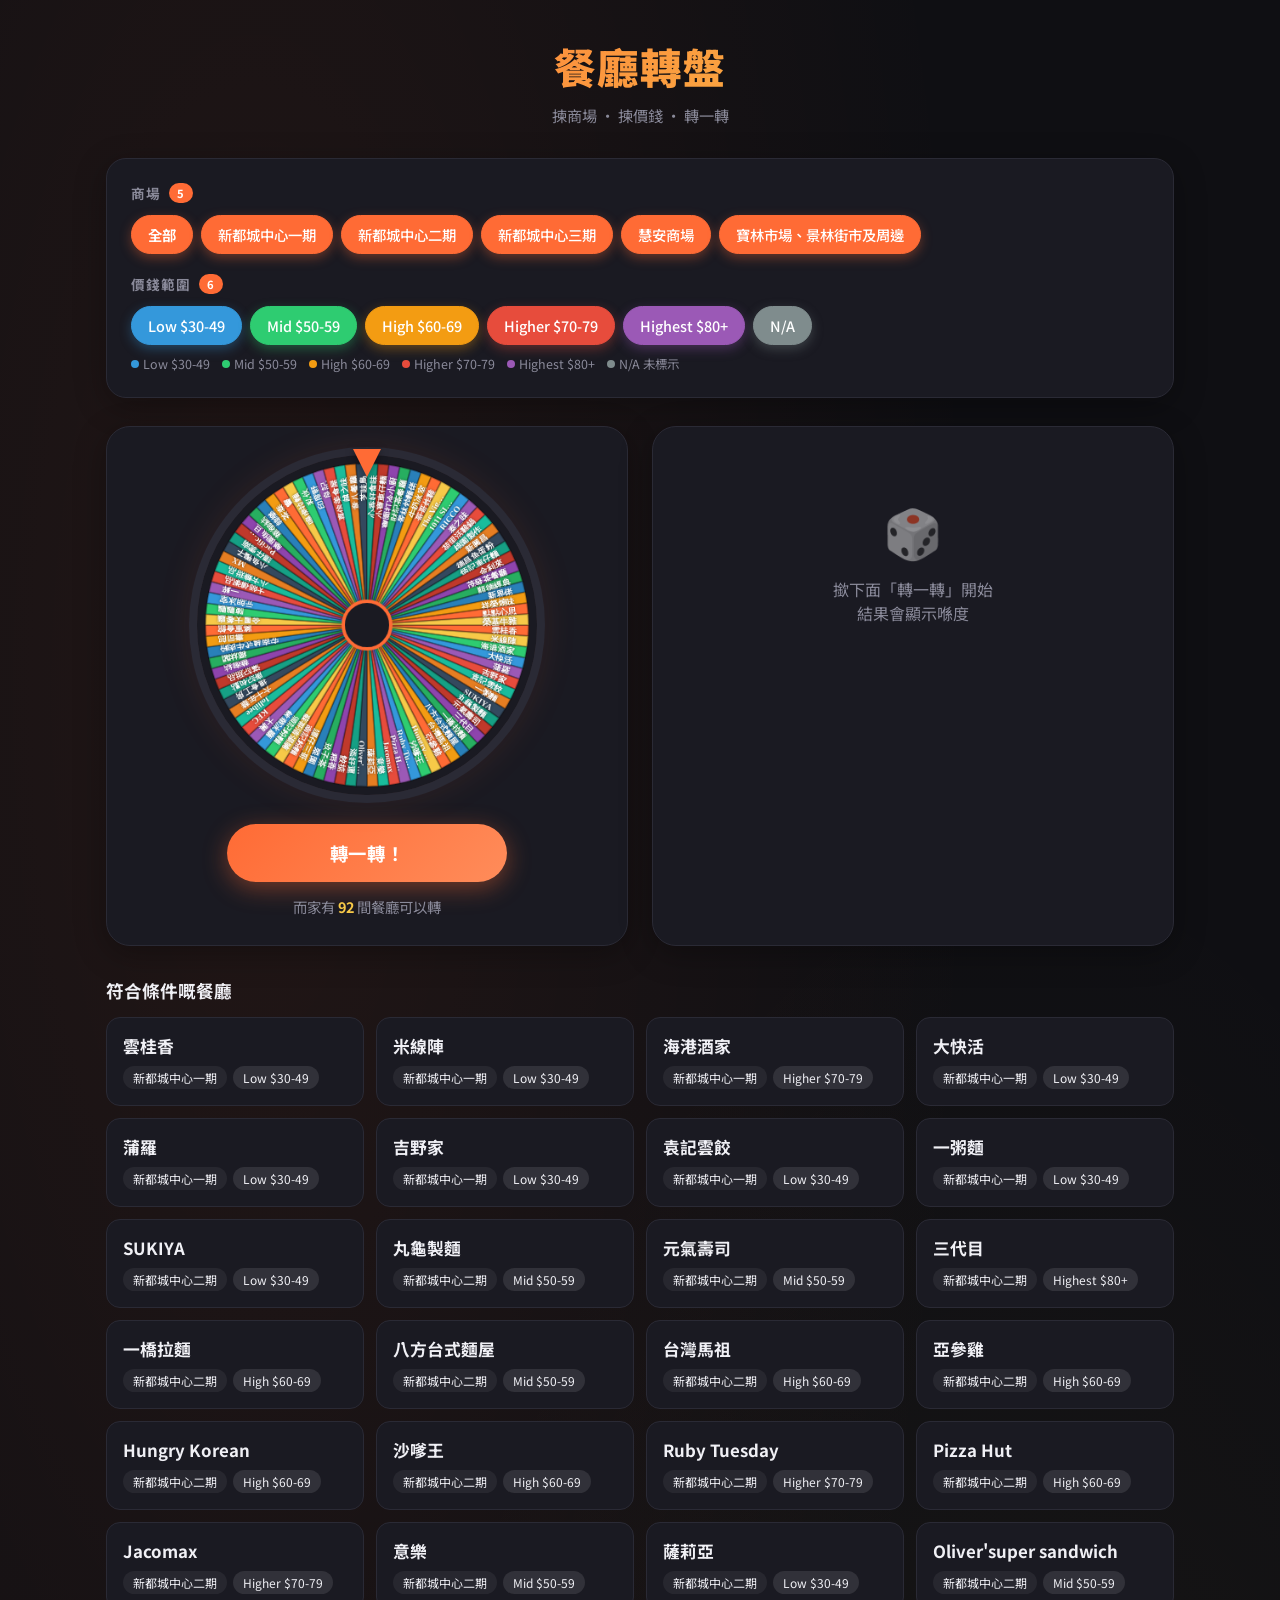
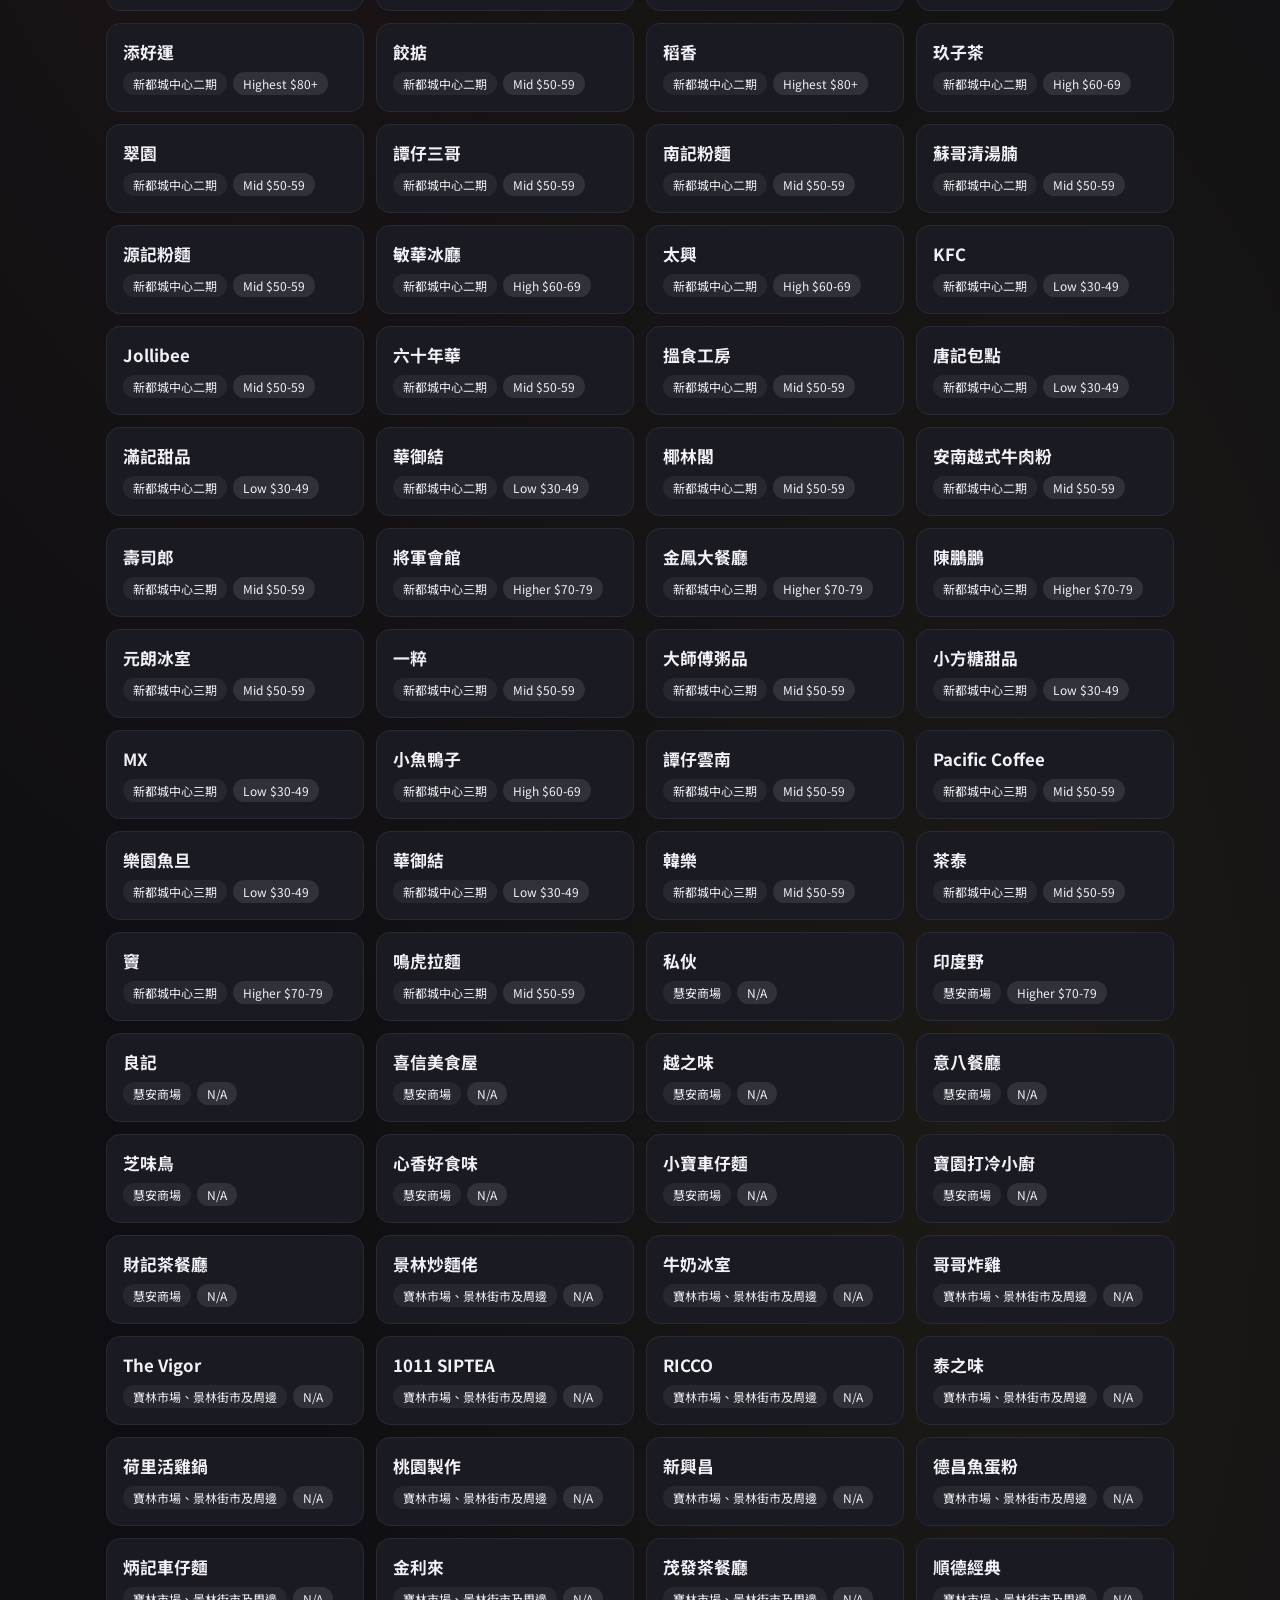
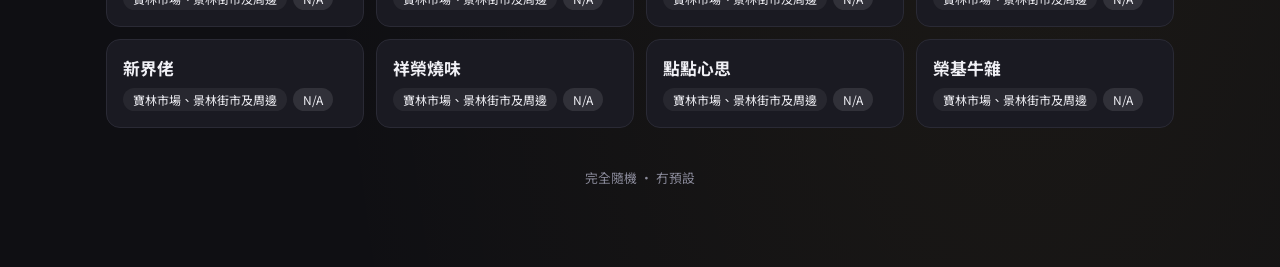
<file: index.html>
<!DOCTYPE html>
<html lang="zh-Hant">
<head>
  <meta charset="UTF-8">
  <meta name="viewport" content="width=device-width, initial-scale=1.0">
  <title>餐廳轉盤 · 隨機揀食</title>
  <link rel="preconnect" href="https://fonts.googleapis.com">
  <link rel="preconnect" href="https://fonts.gstatic.com" crossorigin>
  <link href="https://fonts.googleapis.com/css2?family=Noto+Sans+TC:wght@400;500;700;900&display=swap" rel="stylesheet">
  <link rel="stylesheet" href="style.css">
</head>
<body>
  <div class="container">
    <header>
      <h1>餐廳轉盤</h1>
      <p>揀商場 · 揀價錢 · 轉一轉 </p>
    </header>

    <div class="filters">
      <div class="filter-section">
        <div class="filter-title">商場 <span id="mallCount">0</span></div>
        <div class="chips" id="mallChips"></div>
      </div>
      <div class="filter-section">
        <div class="filter-title">價錢範圍 <span id="priceCount">0</span></div>
        <div class="chips" id="priceChips"></div>
        <div class="price-legend">
          <span><i class="dot" style="background:var(--low)"></i> Low $30-49</span>
          <span><i class="dot" style="background:var(--mid)"></i> Mid $50-59</span>
          <span><i class="dot" style="background:var(--high)"></i> High $60-69</span>
          <span><i class="dot" style="background:var(--higher)"></i> Higher $70-79</span>
          <span><i class="dot" style="background:var(--highest)"></i> Highest $80+</span>
          <span><i class="dot" style="background:var(--na)"></i> N/A 未標示</span>
        </div>
      </div>
    </div>

    <div class="spinner-area">
      <div class="wheel-card">
        <div class="wheel-wrapper">
          <div class="pointer"></div>
          <canvas id="wheelCanvas" width="400" height="400"></canvas>
        </div>
        <button class="spin-btn" id="spinBtn">轉一轉！</button>
        <div class="count-info">而家有 <strong id="filteredCount">0</strong> 間餐廳可以轉</div>
      </div>

      <div class="result-card">
        <div class="result-placeholder" id="resultPlaceholder">
          <div class="icon">🎲</div>
          <div>撳下面「轉一轉」開始<br>結果會顯示喺度</div>
        </div>
        <div class="result-content" id="resultContent">
          <div class="result-name" id="resultName"></div>
          <div class="result-meta" id="resultMeta"></div>
          <div class="result-desc" id="resultDesc" onclick="openModalFromResult()">
            <div id="resultDescText"></div>
            <div class="hint">詳情...</div>
          </div>
        </div>
      </div>
    </div>

    <div class="list-section">
      <div class="list-header">
        <h2>符合條件嘅餐廳</h2>
      </div>
      <div class="restaurant-grid" id="restoGrid"></div>
    </div>

    <footer>完全隨機 · 冇預設 </footer>
  </div>

  <!-- Modal -->
  <div class="modal-overlay" id="modal" onclick="closeModal(event)">
    <div class="modal" onclick="event.stopPropagation()">
      <h3 id="modalName"></h3>
      <div class="meta" id="modalMeta"></div>
      <div class="desc" id="modalDesc"></div>
      <button class="modal-close" onclick="closeModal()">Close</button>
    </div>
  </div>

  <script>
    // ========== DATA ==========
    const PRICE_MAP = {
      Low: { label: 'Low $30-49', key: 'low', range: '$30-49' },
      Mid: { label: 'Mid $50-59', key: 'mid', range: '$50-59' },
      High: { label: 'High $60-69', key: 'high', range: '$60-69' },
      Higher: { label: 'Higher $70-79', key: 'higher', range: '$70-79' },
      Highest: { label: 'Highest $80+', key: 'highest', range: '$80+' },
      'N/A': { label: 'N/A', key: 'na', range: 'N/A' }
    };

    const restaurants = [
      // 新都城中心一期
      { name: '雲桂香', mall: '新都城中心一期', price: 'Low', desc: 'Rating: ★ ★ ★ ★ ★ | Student Discount: ✔' },
      { name: '米線陣', mall: '新都城中心一期', price: 'Low', desc: 'Rating: ★ ★ ★ ☆ ☆  | Student Discount: ✔' },
      { name: '海港酒家', mall: '新都城中心一期', price: 'Higher', desc: 'Rating: ★ ★ ☆ ☆ ☆ | Student Discount: X' },
      { name: '大快活', mall: '新都城中心一期', price: 'Low', desc: 'Rating: ★ ★ ☆ ☆ ☆  | Student Discount: ✔' },
      { name: '蒲羅', mall: '新都城中心一期', price: 'Low', desc: 'Rating: No record.  | Student Discount: ✔' },
      { name: '吉野家', mall: '新都城中心一期', price: 'Low', desc: 'Rating: ★ ★ ☆ ☆ ☆  | Student Discount: X' },
      { name: '袁記雲餃', mall: '新都城中心一期', price: 'Low', desc: 'Rating: ★ ★ ☆ ☆ ☆  | Student Discount: X' },
      { name: '一粥麵', mall: '新都城中心一期', price: 'Low', desc: 'Rating: ★ ★ ☆ ☆ ☆  | Student Discount: ✔' },

      // 新都城中心二期
      { name: 'SUKIYA', mall: '新都城中心二期', price: 'Low', desc: 'No description yet.' },
      { name: '丸龜製麵', mall: '新都城中心二期', price: 'Mid', desc: 'No description yet.' },
      { name: '元氣壽司', mall: '新都城中心二期', price: 'Mid', desc: 'No description yet.' },
      { name: '三代目', mall: '新都城中心二期', price: 'Highest', desc: 'No description yet.' },
      { name: '一橋拉麵', mall: '新都城中心二期', price: 'High', desc: 'No description yet.' },
      { name: '八方台式麵屋', mall: '新都城中心二期', price: 'Mid', desc: 'No description yet.' },
      { name: '台灣馬祖', mall: '新都城中心二期', price: 'High', desc: 'No description yet.' },
      { name: '亞參雞', mall: '新都城中心二期', price: 'High', desc: 'No description yet.' },
      { name: 'Hungry Korean', mall: '新都城中心二期', price: 'High', desc: 'No description yet.' },
      { name: '沙嗲王', mall: '新都城中心二期', price: 'High', desc: 'No description yet.' },
      { name: 'Ruby Tuesday', mall: '新都城中心二期', price: 'Higher', desc: 'No description yet.' },
      { name: 'Pizza Hut', mall: '新都城中心二期', price: 'High', desc: 'No description yet.' },
      { name: 'Jacomax', mall: '新都城中心二期', price: 'Higher', desc: 'No description yet.' },
      { name: '意樂', mall: '新都城中心二期', price: 'Mid', desc: 'No description yet.' },
      { name: '薩莉亞', mall: '新都城中心二期', price: 'Low', desc: 'No description yet.' },
      { name: "Oliver'super sandwich", mall: '新都城中心二期', price: 'Mid', desc: 'No description yet.' },
      { name: '添好運', mall: '新都城中心二期', price: 'Highest', desc: 'No description yet.' },
      { name: '餃掂', mall: '新都城中心二期', price: 'Mid', desc: 'No description yet.' },
      { name: '稻香', mall: '新都城中心二期', price: 'Highest', desc: 'No description yet.' },
      { name: '玖子茶', mall: '新都城中心二期', price: 'High', desc: 'No description yet.' },
      { name: '翠園', mall: '新都城中心二期', price: 'Mid', desc: 'No description yet.' },
      { name: '譚仔三哥', mall: '新都城中心二期', price: 'Mid', desc: 'No description yet.' },
      { name: '南記粉麵', mall: '新都城中心二期', price: 'Mid', desc: 'No description yet.' },
      { name: '蘇哥清湯腩', mall: '新都城中心二期', price: 'Mid', desc: 'No description yet.' },
      { name: '源記粉麵', mall: '新都城中心二期', price: 'Mid', desc: 'No description yet.' },
      { name: '敏華冰廳', mall: '新都城中心二期', price: 'High', desc: 'No description yet.' },
      { name: '太興', mall: '新都城中心二期', price: 'High', desc: 'No description yet.' },
      { name: 'KFC', mall: '新都城中心二期', price: 'Low', desc: 'No description yet.' },
      { name: 'Jollibee', mall: '新都城中心二期', price: 'Mid', desc: 'No description yet.' },
      { name: '六十年華', mall: '新都城中心二期', price: 'Mid', desc: 'No description yet.' },
      { name: '搵食工房', mall: '新都城中心二期', price: 'Mid', desc: 'No description yet.' },
      { name: '唐記包點', mall: '新都城中心二期', price: 'Low', desc: 'No description yet.' },
      { name: '滿記甜品', mall: '新都城中心二期', price: 'Low', desc: 'No description yet.' },
      { name: '華御結', mall: '新都城中心二期', price: 'Low', desc: 'No description yet.' },
      { name: '椰林閣', mall: '新都城中心二期', price: 'Mid', desc: 'No description yet.' },
      { name: '安南越式牛肉粉', mall: '新都城中心二期', price: 'Mid', desc: 'No description yet.' },

      // 新都城中心三期
      { name: '壽司郎', mall: '新都城中心三期', price: 'Mid', desc: 'No description yet.' },
      { name: '將軍會館', mall: '新都城中心三期', price: 'Higher', desc: 'No description yet.' },
      { name: '金鳳大餐廳', mall: '新都城中心三期', price: 'Higher', desc: 'No description yet.' },
      { name: '陳鵬鵬', mall: '新都城中心三期', price: 'Higher', desc: 'No description yet.' },
      { name: '元朗冰室', mall: '新都城中心三期', price: 'Mid', desc: 'No description yet.' },
      { name: '一粹', mall: '新都城中心三期', price: 'Mid', desc: 'No description yet.' },
      { name: '大師傅粥品', mall: '新都城中心三期', price: 'Mid', desc: 'No description yet.' },
      { name: '小方糖甜品', mall: '新都城中心三期', price: 'Low', desc: 'No description yet.' },
      { name: 'MX', mall: '新都城中心三期', price: 'Low', desc: 'No description yet.' },
      { name: '小魚鴨子', mall: '新都城中心三期', price: 'High', desc: 'No description yet.' },
      { name: '譚仔雲南', mall: '新都城中心三期', price: 'Mid', desc: 'No description yet.' },
      { name: 'Pacific Coffee', mall: '新都城中心三期', price: 'Mid', desc: 'No description yet.' },
      { name: '樂園魚旦', mall: '新都城中心三期', price: 'Low', desc: 'No description yet.' },
      { name: '華御結', mall: '新都城中心三期', price: 'Low', desc: 'No description yet.' },
      { name: '韓樂', mall: '新都城中心三期', price: 'Mid', desc: 'No description yet.' },
      { name: '茶泰', mall: '新都城中心三期', price: 'Mid', desc: 'No description yet.' },
      { name: '竇', mall: '新都城中心三期', price: 'Higher', desc: 'No description yet.' },
      { name: '鳴虎拉麵', mall: '新都城中心三期', price: 'Mid', desc: 'No description yet.' },

      // 慧安商場
      { name: '私伙', mall: '慧安商場', price: 'N/A', desc: 'No description yet.' },
      { name: '印度野', mall: '慧安商場', price: 'Higher', desc: 'No description yet.' },
      { name: '良記', mall: '慧安商場', price: 'N/A', desc: 'No description yet.' },
      { name: '喜信美食屋', mall: '慧安商場', price: 'N/A', desc: 'No description yet.' },
      { name: '越之味', mall: '慧安商場', price: 'N/A', desc: 'No description yet.' },
      { name: '意八餐廳', mall: '慧安商場', price: 'N/A', desc: 'No description yet.' },
      { name: '芝味鳥', mall: '慧安商場', price: 'N/A', desc: 'No description yet.' },
      { name: '心香好食味', mall: '慧安商場', price: 'N/A', desc: 'No description yet.' },
      { name: '小寶車仔麵', mall: '慧安商場', price: 'N/A', desc: 'No description yet.' },
      { name: '寶園打冷小廚', mall: '慧安商場', price: 'N/A', desc: 'No description yet.' },
      { name: '財記茶餐廳', mall: '慧安商場', price: 'N/A', desc: 'No description yet.' },

      // 寶林市場、景林街市及周邊
      { name: '景林炒麵佬', mall: '寶林市場、景林街市及周邊', price: 'N/A', desc: 'No description yet.' },
      { name: '牛奶冰室', mall: '寶林市場、景林街市及周邊', price: 'N/A', desc: 'No description yet.' },
      { name: '哥哥炸雞', mall: '寶林市場、景林街市及周邊', price: 'N/A', desc: 'No description yet.' },
      { name: 'The Vigor', mall: '寶林市場、景林街市及周邊', price: 'N/A', desc: 'No description yet.' },
      { name: '1011 SIPTEA', mall: '寶林市場、景林街市及周邊', price: 'N/A', desc: 'No description yet.' },
      { name: 'RICCO', mall: '寶林市場、景林街市及周邊', price: 'N/A', desc: 'No description yet.' },
      { name: '泰之味', mall: '寶林市場、景林街市及周邊', price: 'N/A', desc: 'No description yet.' },
      { name: '荷里活雞鍋', mall: '寶林市場、景林街市及周邊', price: 'N/A', desc: 'No description yet.' },
      { name: '桃園製作', mall: '寶林市場、景林街市及周邊', price: 'N/A', desc: 'No description yet.' },
      { name: '新興昌', mall: '寶林市場、景林街市及周邊', price: 'N/A', desc: 'No description yet.' },
      { name: '德昌魚蛋粉', mall: '寶林市場、景林街市及周邊', price: 'N/A', desc: 'No description yet.' },
      { name: '炳記車仔麵', mall: '寶林市場、景林街市及周邊', price: 'N/A', desc: 'No description yet.' },
      { name: '金利來', mall: '寶林市場、景林街市及周邊', price: 'N/A', desc: 'No description yet.' },
      { name: '茂發茶餐廳', mall: '寶林市場、景林街市及周邊', price: 'N/A', desc: 'No description yet.' },
      { name: '順德經典', mall: '寶林市場、景林街市及周邊', price: 'N/A', desc: 'No description yet.' },
      { name: '新界佬', mall: '寶林市場、景林街市及周邊', price: 'N/A', desc: 'No description yet.' },
      { name: '祥榮燒味', mall: '寶林市場、景林街市及周邊', price: 'N/A', desc: 'No description yet.' },
      { name: '點點心思', mall: '寶林市場、景林街市及周邊', price: 'N/A', desc: 'No description yet.' },
      { name: '榮基牛雜', mall: '寶林市場、景林街市及周邊', price: 'N/A', desc: 'No description yet.' },
    ];

    const MALLS = [...new Set(restaurants.map(r => r.mall))];
    const PRICES = ['Low', 'Mid', 'High', 'Higher', 'Highest', 'N/A'];

    // State
    let selectedMalls = new Set(MALLS);
    let selectedPrices = new Set(PRICES);
    let filtered = [];
    let isSpinning = false;
    let currentAngle = 0;
    let selectedResult = null;

    // Colors for wheel segments
    const WHEEL_COLORS = [
      '#ff6b35', '#f7c948', '#2ecc71', '#3498db', '#9b59b6',
      '#e74c3c', '#1abc9c', '#e67e22', '#34495e', '#16a085',
      '#c0392b', '#8e44ad', '#27ae60', '#2980b9', '#f39c12'
    ];

    // ========== INIT ==========
    function init() {
      renderMallChips();
      renderPriceChips();
      updateFilter();
      document.getElementById('spinBtn').addEventListener('click', spin);
    }

    function renderMallChips() {
      const container = document.getElementById('mallChips');
      container.innerHTML = '';
      MALLS.forEach(mall => {
        const btn = document.createElement('button');
        btn.className = 'chip active';
        btn.textContent = mall;
        btn.dataset.value = mall;
        btn.onclick = () => toggleMall(mall, btn);
        container.appendChild(btn);
      });
      // All button
      const allBtn = document.createElement('button');
      allBtn.className = 'chip active';
      allBtn.textContent = '全部';
      allBtn.style.fontWeight = '700';
      allBtn.onclick = () => {
        selectedMalls = new Set(MALLS);
        document.querySelectorAll('#mallChips .chip').forEach(c => c.classList.add('active'));
        updateFilter();
      };
      container.prepend(allBtn);
      updateMallCount();
    }

    function renderPriceChips() {
      const container = document.getElementById('priceChips');
      container.innerHTML = '';
      PRICES.forEach(p => {
        const info = PRICE_MAP[p];
        const btn = document.createElement('button');
        btn.className = `chip price-${info.key} active`;
        btn.textContent = info.label;
        btn.dataset.value = p;
        btn.onclick = () => togglePrice(p, btn);
        container.appendChild(btn);
      });
      updatePriceCount();
    }

    function toggleMall(mall, btn) {
      if (selectedMalls.has(mall)) {
        selectedMalls.delete(mall);
        btn.classList.remove('active');
      } else {
        selectedMalls.add(mall);
        btn.classList.add('active');
      }
      // Sync "All"
      const allBtn = document.querySelector('#mallChips .chip');
      if (selectedMalls.size === MALLS.length) {
        allBtn.classList.add('active');
      } else {
        allBtn.classList.remove('active');
      }
      updateFilter();
    }

    function togglePrice(price, btn) {
      if (selectedPrices.has(price)) {
        selectedPrices.delete(price);
        btn.classList.remove('active');
      } else {
        selectedPrices.add(price);
        btn.classList.add('active');
      }
      updateFilter();
    }

    function updateMallCount() {
      document.getElementById('mallCount').textContent = selectedMalls.size;
    }

    function updatePriceCount() {
      document.getElementById('priceCount').textContent = selectedPrices.size;
    }

    function updateFilter() {
      updateMallCount();
      updatePriceCount();
      filtered = restaurants.filter(r => 
        selectedMalls.has(r.mall) && selectedPrices.has(r.price)
      );
      document.getElementById('filteredCount').textContent = filtered.length;
      document.getElementById('spinBtn').disabled = filtered.length === 0;
      drawWheel();
      renderList();
    }

    // ========== WHEEL ==========
    function drawWheel() {
      const canvas = document.getElementById('wheelCanvas');
      const ctx = canvas.getContext('2d');
      const size = canvas.width;
      const center = size / 2;
      const radius = center - 10;

      ctx.clearRect(0, 0, size, size);

      if (filtered.length === 0) {
        ctx.beginPath();
        ctx.arc(center, center, radius, 0, Math.PI * 2);
        ctx.fillStyle = '#2a2a35';
        ctx.fill();
        ctx.fillStyle = '#8a8a9a';
        ctx.font = 'bold 22px "Noto Sans TC"';
        ctx.textAlign = 'center';
        ctx.textBaseline = 'middle';
        ctx.fillText('冇餐廳', center, center);
        return;
      }

      const n = filtered.length;
      const arc = (Math.PI * 2) / n;

      // Apply current rotation
      ctx.save();
      ctx.translate(center, center);
      ctx.rotate(currentAngle);

      for (let i = 0; i < n; i++) {
        const start = i * arc;
        const end = start + arc;
        ctx.beginPath();
        ctx.moveTo(0, 0);
        ctx.arc(0, 0, radius, start, end);
        ctx.closePath();
        ctx.fillStyle = WHEEL_COLORS[i % WHEEL_COLORS.length];
        ctx.fill();
        ctx.strokeStyle = 'rgba(0,0,0,0.25)';
        ctx.lineWidth = 2;
        ctx.stroke();

        // Text
        ctx.save();
        ctx.rotate(start + arc / 2);
        ctx.textAlign = 'right';
        ctx.fillStyle = '#fff';
        ctx.font = `bold ${Math.min(16, Math.max(10, 180 / n))}px "Noto Sans TC"`;
        ctx.shadowColor = 'rgba(0,0,0,0.5)';
        ctx.shadowBlur = 3;
        const name = filtered[i].name;
        const display = name.length > 8 ? name.slice(0, 7) + '…' : name;
        ctx.fillText(display, radius - 14, 5);
        ctx.restore();
      }

      // Center circle
      ctx.beginPath();
      ctx.arc(0, 0, 28, 0, Math.PI * 2);
      ctx.fillStyle = '#1a1a22';
      ctx.fill();
      ctx.strokeStyle = varAccent();
      ctx.lineWidth = 4;
      ctx.stroke();

      ctx.restore();
    }

    function varAccent() {
      return getComputedStyle(document.documentElement).getPropertyValue('--accent').trim() || '#ff6b35';
    }

    // ========== SPIN ==========
    function spin() {
      if (isSpinning || filtered.length === 0) return;
      isSpinning = true;
      document.getElementById('spinBtn').disabled = true;
      document.getElementById('resultPlaceholder').style.display = 'block';
      document.getElementById('resultContent').classList.remove('show');

      // Fully random index using crypto if available
      const randomIndex = Math.floor(secureRandom() * filtered.length);
      const target = filtered[randomIndex];

      const n = filtered.length;
      const arc = (Math.PI * 2) / n;
      // Segment i goes from i*arc to (i+1)*arc
      // We want the middle of the target segment to land under the pointer (top = -PI/2 in canvas after rotation)
      // After rotation by currentAngle, the angle on wheel that is at top is -PI/2 - currentAngle (mod 2PI)
      const targetMid = randomIndex * arc + arc / 2;
      const extraSpins = 6 + Math.floor(secureRandom() * 4); // 6~9 full turns
      // Normalize current
      const normalized = ((currentAngle % (Math.PI * 2)) + Math.PI * 2) % (Math.PI * 2);
      // We need final rotation such that: targetMid + finalAngle ≡ -PI/2  (mod 2PI)
      // => finalAngle ≡ -PI/2 - targetMid  (mod 2PI)
      let delta = (-Math.PI / 2 - targetMid) - normalized;
      delta = ((delta % (Math.PI * 2)) + Math.PI * 2) % (Math.PI * 2);
      const finalAngle = currentAngle + delta + extraSpins * Math.PI * 2;

      const startAngle = currentAngle;
      const start = performance.now();
      const duration = 4200 + Math.random() * 800;

      function animate(now) {
        const t = Math.min(1, (now - start) / duration);
        const eased = 1 - Math.pow(1 - t, 3); // ease-out cubic
        currentAngle = startAngle + (finalAngle - startAngle) * eased;
        drawWheel();
        if (t < 1) {
          requestAnimationFrame(animate);
        } else {
          currentAngle = finalAngle;
          drawWheel();
          showResult(target);
          isSpinning = false;
          document.getElementById('spinBtn').disabled = filtered.length === 0;
          launchConfetti();
        }
      }
      requestAnimationFrame(animate);
    }

    function secureRandom() {
      if (window.crypto && window.crypto.getRandomValues) {
        const arr = new Uint32Array(1);
        window.crypto.getRandomValues(arr);
        return arr[0] / (0xffffffff + 1);
      }
      return Math.random();
    }

    function showResult(resto) {
      selectedResult = resto;
      document.getElementById('resultPlaceholder').style.display = 'none';
      const content = document.getElementById('resultContent');
      content.classList.add('show');
      document.getElementById('resultName').textContent = resto.name;
      const meta = document.getElementById('resultMeta');
      const pInfo = PRICE_MAP[resto.price];
      meta.innerHTML = `
        <span class="badge mall">${resto.mall}</span>
        <span class="badge price-${pInfo.key}">${pInfo.label}</span>
      `;
      document.getElementById('resultDescText').textContent = resto.desc;
    }

    // ========== LIST ==========
    function renderList() {
      const grid = document.getElementById('restoGrid');
      if (filtered.length === 0) {
        grid.innerHTML = '<div style="color:var(--muted);padding:20px;grid-column:1/-1;text-align:center;">冇符合條件嘅餐廳，試下改下 filter 啦～</div>';
        return;
      }
      grid.innerHTML = filtered.map((r, i) => {
        const p = PRICE_MAP[r.price];
        return `
          <div class="resto-card" onclick="openModal(${i})">
            <div class="name">${r.name}</div>
            <div class="tags">
              <span class="tag">${r.mall}</span>
              <span class="tag" style="background:rgba(255,255,255,0.1)">${p.label}</span>
            </div>
          </div>
        `;
      }).join('');
    }

    // ========== MODAL ==========
    function openModal(index) {
      const r = filtered[index];
      if (!r) return;
      selectedResult = r;
      showModal(r);
    }

    function openModalFromResult() {
      if (selectedResult) showModal(selectedResult);
    }

    function showModal(r) {
      const p = PRICE_MAP[r.price];
      document.getElementById('modalName').textContent = r.name;
      document.getElementById('modalMeta').innerHTML = `
        <span class="badge mall">${r.mall}</span>
        <span class="badge price-${p.key}">${p.label}</span>
      `;
      document.getElementById('modalDesc').textContent = r.desc;
      document.getElementById('modal').classList.add('open');
    }

    function closeModal(e) {
      if (e && e.target !== document.getElementById('modal') && !e.target.classList.contains('modal-close')) return;
      document.getElementById('modal').classList.remove('open');
    }

    // ========== CONFETTI ==========
    function launchConfetti() {
      const colors = ['#ff6b35', '#f7c948', '#2ecc71', '#3498db', '#9b59b6', '#e74c3c'];
      for (let i = 0; i < 60; i++) {
        const el = document.createElement('div');
        el.className = 'confetti';
        el.style.left = Math.random() * 100 + 'vw';
        el.style.background = colors[Math.floor(Math.random() * colors.length)];
        el.style.width = (6 + Math.random() * 8) + 'px';
        el.style.height = (6 + Math.random() * 8) + 'px';
        el.style.borderRadius = Math.random() > 0.5 ? '50%' : '2px';
        el.style.opacity = '0.9';
        document.body.appendChild(el);
        const duration = 2000 + Math.random() * 2000;
        const xMove = (Math.random() - 0.5) * 200;
        el.animate([
          { transform: 'translateY(0) translateX(0) rotate(0deg)', opacity: 1 },
          { transform: `translateY(100vh) translateX(${xMove}px) rotate(${Math.random()*720}deg)`, opacity: 0 }
        ], { duration, easing: 'cubic-bezier(0.25,0.46,0.45,0.94)' }).onfinish = () => el.remove();
      }
    }

    // Close modal on Escape
    document.addEventListener('keydown', e => {
      if (e.key === 'Escape') document.getElementById('modal').classList.remove('open');
    });

    init();
  </script>
</body>
</html>
</file>
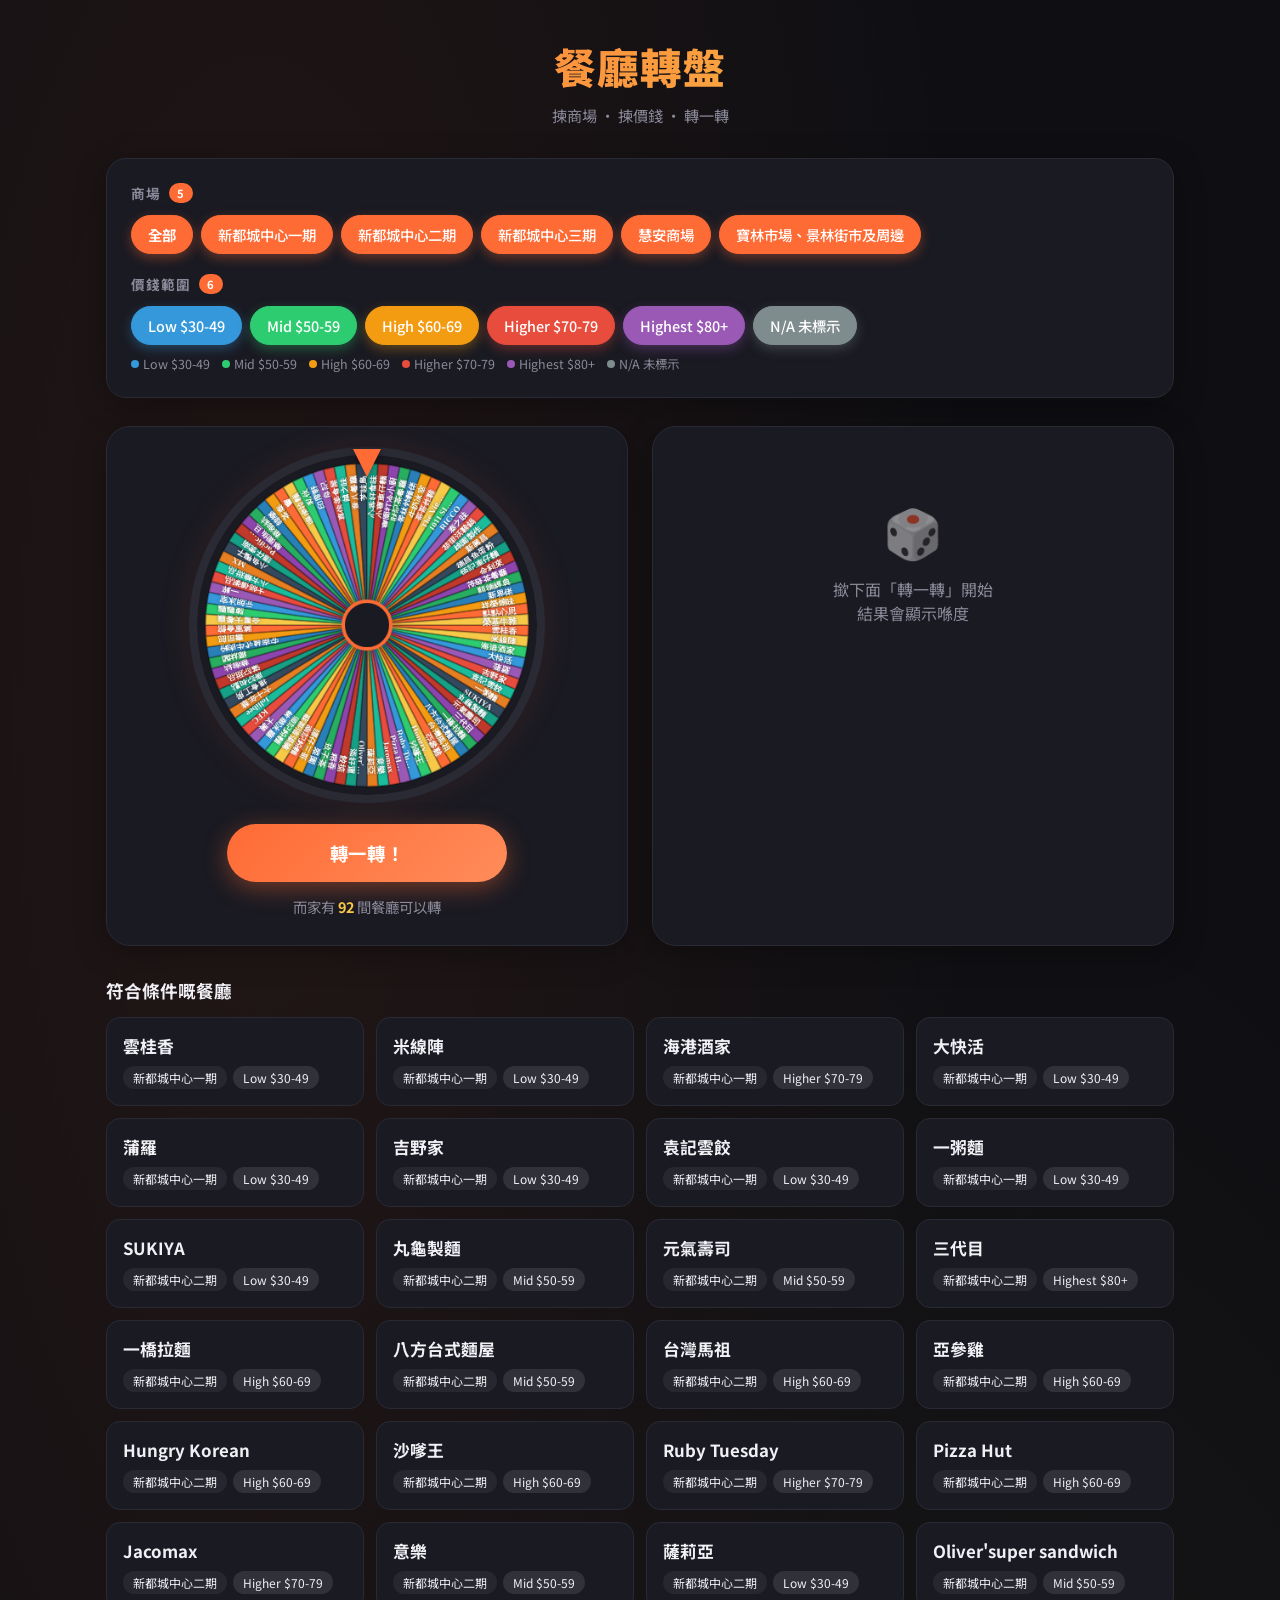
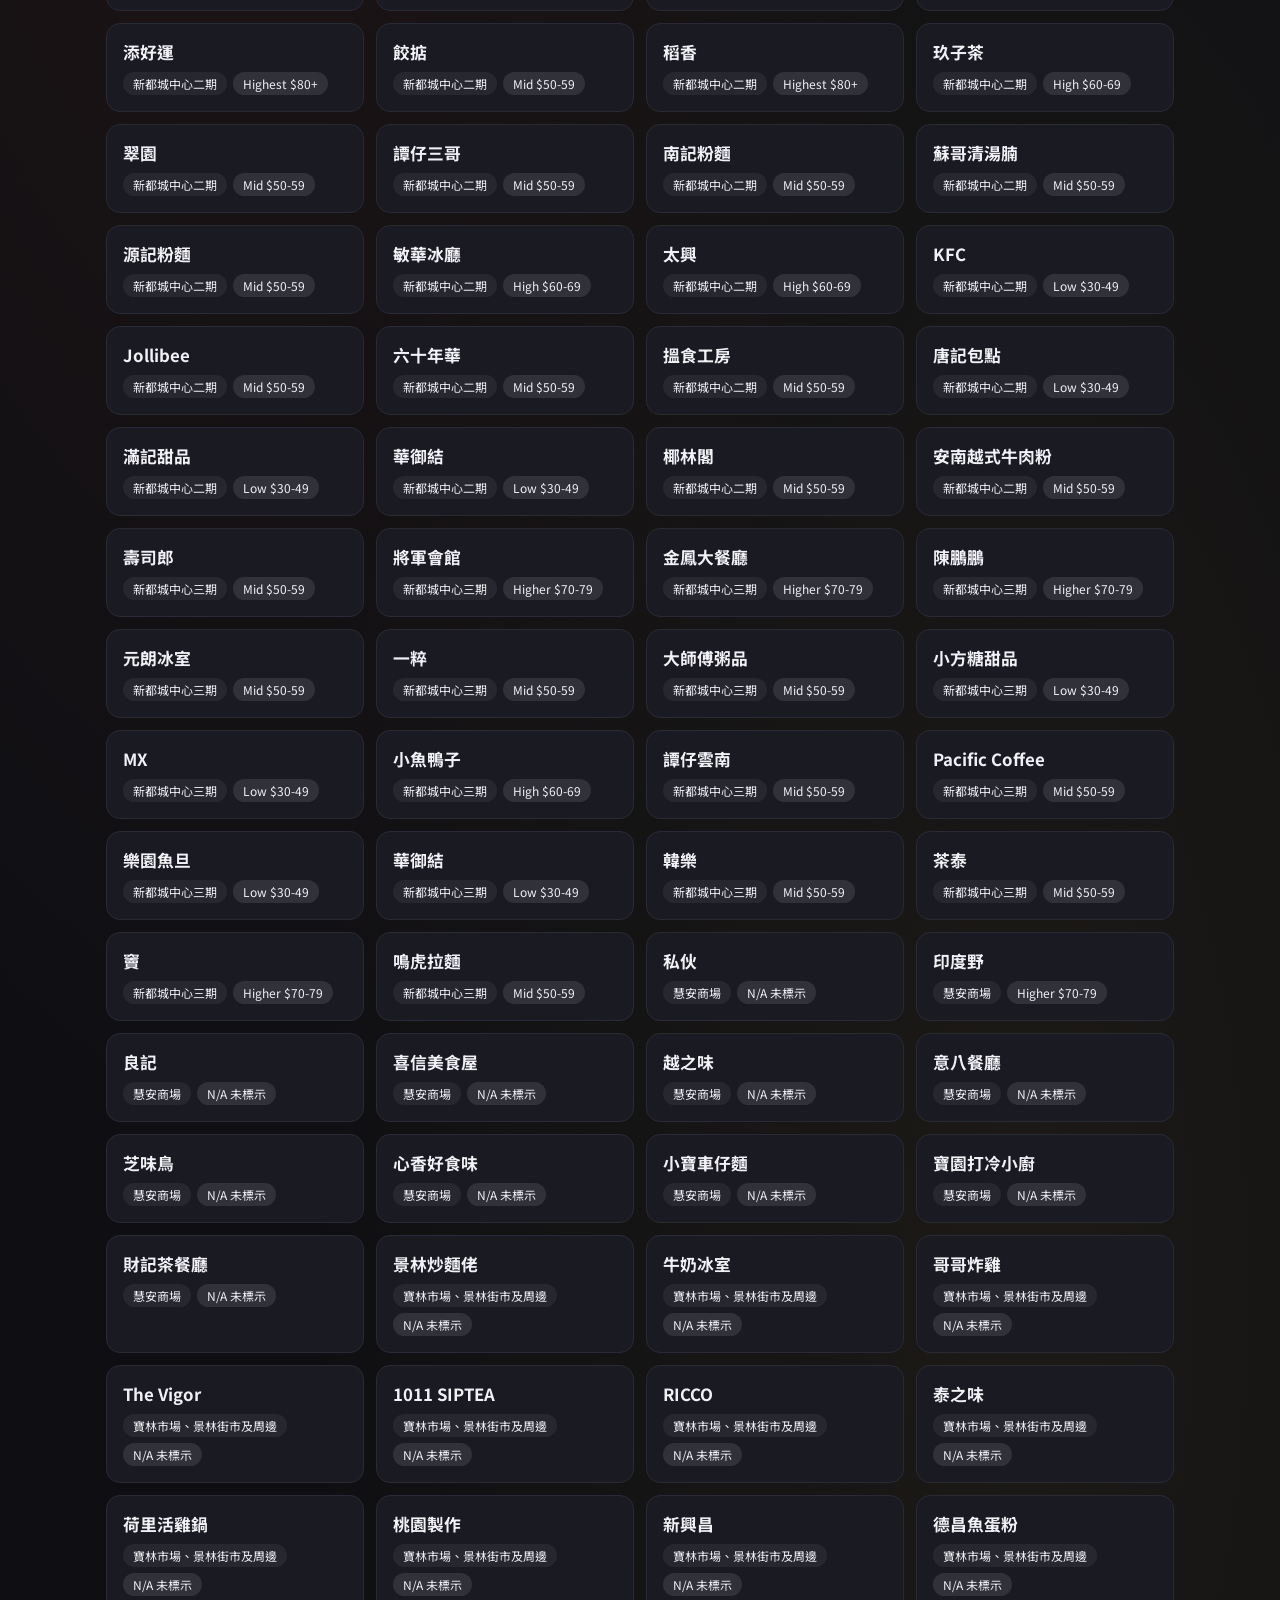
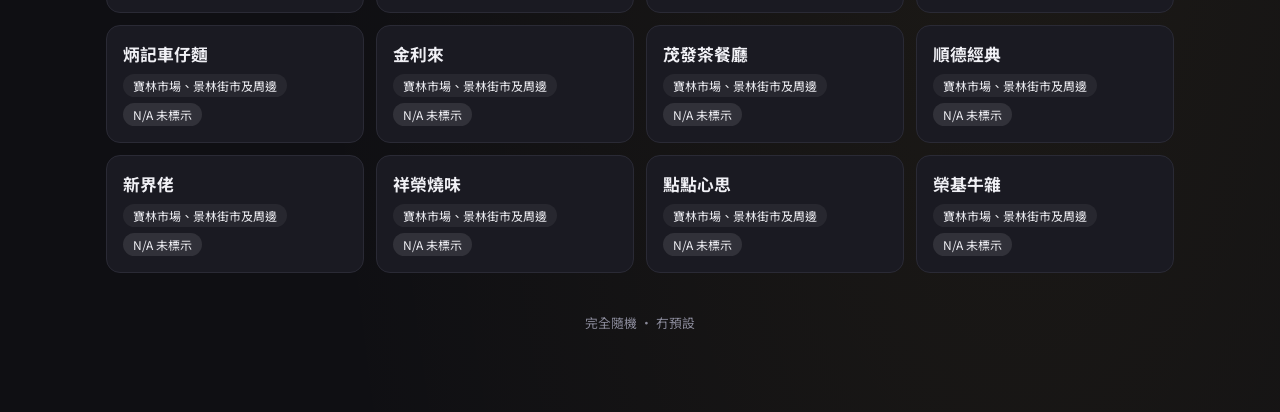
<file: restaurant-spinner.html>
<!DOCTYPE html>
<html lang="zh-Hant">
<head>
  <meta charset="UTF-8">
  <meta name="viewport" content="width=device-width, initial-scale=1.0">
  <title>餐廳轉盤 · 隨機揀食</title>
  <link rel="preconnect" href="https://fonts.googleapis.com">
  <link rel="preconnect" href="https://fonts.gstatic.com" crossorigin>
  <link href="https://fonts.googleapis.com/css2?family=Noto+Sans+TC:wght@400;500;700;900&display=swap" rel="stylesheet">
  <style>
    :root {
      --bg: #0f0f13;
      --card: #1a1a22;
      --card-hover: #22222c;
      --accent: #ff6b35;
      --accent2: #f7c948;
      --text: #f0f0f5;
      --muted: #8a8a9a;
      --success: #2ecc71;
      --border: #2a2a35;
      --low: #3498db;
      --mid: #2ecc71;
      --high: #f39c12;
      --higher: #e74c3c;
      --highest: #9b59b6;
      --na: #7f8c8d;
    }

    * {
      margin: 0;
      padding: 0;
      box-sizing: border-box;
    }

    body {
      font-family: 'Noto Sans TC', -apple-system, BlinkMacSystemFont, sans-serif;
      background: var(--bg);
      color: var(--text);
      min-height: 100vh;
      overflow-x: hidden;
      background-image: 
        radial-gradient(ellipse at 20% 20%, rgba(255, 107, 53, 0.08) 0%, transparent 50%),
        radial-gradient(ellipse at 80% 80%, rgba(247, 201, 72, 0.06) 0%, transparent 50%);
    }

    .container {
      max-width: 1100px;
      margin: 0 auto;
      padding: 24px 16px 80px;
    }

    header {
      text-align: center;
      margin-bottom: 32px;
      padding-top: 12px;
    }

    header h1 {
      font-size: clamp(1.8rem, 5vw, 2.6rem);
      font-weight: 900;
      background: linear-gradient(135deg, var(--accent), var(--accent2));
      -webkit-background-clip: text;
      -webkit-text-fill-color: transparent;
      background-clip: text;
      letter-spacing: 0.02em;
    }

    header p {
      color: var(--muted);
      margin-top: 8px;
      font-size: 0.95rem;
    }

    /* Filters */
    .filters {
      background: var(--card);
      border: 1px solid var(--border);
      border-radius: 20px;
      padding: 24px;
      margin-bottom: 28px;
      box-shadow: 0 8px 32px rgba(0,0,0,0.3);
    }

    .filter-section {
      margin-bottom: 20px;
    }

    .filter-section:last-child {
      margin-bottom: 0;
    }

    .filter-title {
      font-size: 0.85rem;
      font-weight: 700;
      color: var(--muted);
      text-transform: uppercase;
      letter-spacing: 0.08em;
      margin-bottom: 12px;
      display: flex;
      align-items: center;
      gap: 8px;
    }

    .filter-title span {
      background: var(--accent);
      color: #fff;
      font-size: 0.7rem;
      padding: 2px 8px;
      border-radius: 999px;
      font-weight: 700;
    }

    .chips {
      display: flex;
      flex-wrap: wrap;
      gap: 8px;
    }

    .chip {
      appearance: none;
      border: 1.5px solid var(--border);
      background: transparent;
      color: var(--text);
      padding: 8px 16px;
      border-radius: 999px;
      font-size: 0.9rem;
      font-weight: 500;
      cursor: pointer;
      transition: all 0.2s ease;
      font-family: inherit;
      user-select: none;
    }

    .chip:hover {
      border-color: var(--accent);
      background: rgba(255, 107, 53, 0.1);
    }

    .chip.active {
      background: var(--accent);
      border-color: var(--accent);
      color: #fff;
      box-shadow: 0 4px 12px rgba(255, 107, 53, 0.35);
    }

    .chip.price-low.active { background: var(--low); border-color: var(--low); box-shadow: 0 4px 12px rgba(52,152,219,0.35); }
    .chip.price-mid.active { background: var(--mid); border-color: var(--mid); box-shadow: 0 4px 12px rgba(46,204,113,0.35); }
    .chip.price-high.active { background: var(--high); border-color: var(--high); box-shadow: 0 4px 12px rgba(243,156,18,0.35); }
    .chip.price-higher.active { background: var(--higher); border-color: var(--higher); box-shadow: 0 4px 12px rgba(231,76,60,0.35); }
    .chip.price-highest.active { background: var(--highest); border-color: var(--highest); box-shadow: 0 4px 12px rgba(155,89,182,0.35); }
    .chip.price-na.active { background: var(--na); border-color: var(--na); box-shadow: 0 4px 12px rgba(127,140,141,0.35); }

    .price-legend {
      display: flex;
      flex-wrap: wrap;
      gap: 12px;
      margin-top: 10px;
      font-size: 0.78rem;
      color: var(--muted);
    }

    .price-legend span {
      display: flex;
      align-items: center;
      gap: 4px;
    }

    .dot {
      width: 8px;
      height: 8px;
      border-radius: 50%;
      display: inline-block;
    }

    /* Main spinner area */
    .spinner-area {
      display: grid;
      grid-template-columns: 1fr;
      gap: 24px;
    }

    @media (min-width: 800px) {
      .spinner-area {
        grid-template-columns: 1fr 1fr;
      }
    }

    .wheel-card, .result-card {
      background: var(--card);
      border: 1px solid var(--border);
      border-radius: 24px;
      padding: 28px;
      box-shadow: 0 8px 32px rgba(0,0,0,0.3);
      position: relative;
      overflow: hidden;
    }

    .wheel-wrapper {
      position: relative;
      width: 100%;
      max-width: 340px;
      margin: 0 auto;
      aspect-ratio: 1;
    }

    #wheelCanvas {
      width: 100%;
      height: 100%;
      border-radius: 50%;
      box-shadow: 0 0 0 8px #2a2a35, 0 0 40px rgba(255,107,53,0.15);
    }

    .pointer {
      position: absolute;
      top: -6px;
      left: 50%;
      transform: translateX(-50%);
      width: 0;
      height: 0;
      border-left: 14px solid transparent;
      border-right: 14px solid transparent;
      border-top: 28px solid var(--accent);
      z-index: 10;
      filter: drop-shadow(0 2px 4px rgba(0,0,0,0.4));
    }

    .spin-btn {
      display: block;
      width: 100%;
      max-width: 280px;
      margin: 24px auto 0;
      padding: 16px 32px;
      font-size: 1.15rem;
      font-weight: 700;
      font-family: inherit;
      border: none;
      border-radius: 999px;
      background: linear-gradient(135deg, var(--accent), #ff8c5a);
      color: #fff;
      cursor: pointer;
      transition: transform 0.15s, box-shadow 0.15s;
      box-shadow: 0 6px 24px rgba(255,107,53,0.4);
      letter-spacing: 0.03em;
    }

    .spin-btn:hover:not(:disabled) {
      transform: translateY(-2px);
      box-shadow: 0 10px 28px rgba(255,107,53,0.5);
    }

    .spin-btn:active:not(:disabled) {
      transform: translateY(0);
    }

    .spin-btn:disabled {
      opacity: 0.5;
      cursor: not-allowed;
    }

    .count-info {
      text-align: center;
      margin-top: 14px;
      font-size: 0.9rem;
      color: var(--muted);
    }

    .count-info strong {
      color: var(--accent2);
    }

    /* Result */
    .result-placeholder {
      text-align: center;
      padding: 40px 20px;
      color: var(--muted);
    }

    .result-placeholder .icon {
      font-size: 3rem;
      margin-bottom: 12px;
      opacity: 0.5;
    }

    .result-content {
      display: none;
      animation: fadeIn 0.5s ease;
    }

    .result-content.show {
      display: block;
    }

    @keyframes fadeIn {
      from { opacity: 0; transform: translateY(12px); }
      to { opacity: 1; transform: translateY(0); }
    }

    .result-name {
      font-size: 1.8rem;
      font-weight: 900;
      text-align: center;
      margin-bottom: 16px;
      line-height: 1.3;
    }

    .result-meta {
      display: flex;
      flex-wrap: wrap;
      justify-content: center;
      gap: 10px;
      margin-bottom: 20px;
    }

    .badge {
      padding: 6px 14px;
      border-radius: 999px;
      font-size: 0.85rem;
      font-weight: 600;
    }

    .badge.mall {
      background: rgba(255,255,255,0.08);
      color: var(--text);
    }

    .badge.price-low { background: rgba(52,152,219,0.2); color: #5dade2; }
    .badge.price-mid { background: rgba(46,204,113,0.2); color: #58d68d; }
    .badge.price-high { background: rgba(243,156,18,0.2); color: #f5b041; }
    .badge.price-higher { background: rgba(231,76,60,0.2); color: #ec7063; }
    .badge.price-highest { background: rgba(155,89,182,0.2); color: #bb8fce; }
    .badge.price-na { background: rgba(127,140,141,0.2); color: #b0b0b0; }

    .result-desc {
      background: rgba(255,255,255,0.04);
      border-radius: 14px;
      padding: 16px;
      font-size: 0.95rem;
      color: var(--muted);
      line-height: 1.6;
      text-align: center;
      cursor: pointer;
      transition: background 0.2s;
      border: 1px solid transparent;
    }

    .result-desc:hover {
      background: rgba(255,255,255,0.07);
      border-color: var(--border);
    }

    .result-desc .hint {
      font-size: 0.75rem;
      margin-top: 6px;
      opacity: 0.6;
    }

    /* List of filtered */
    .list-section {
      margin-top: 32px;
    }

    .list-header {
      display: flex;
      justify-content: space-between;
      align-items: center;
      margin-bottom: 14px;
    }

    .list-header h2 {
      font-size: 1.1rem;
      font-weight: 700;
    }

    .restaurant-grid {
      display: grid;
      grid-template-columns: repeat(auto-fill, minmax(240px, 1fr));
      gap: 12px;
    }

    .resto-card {
      background: var(--card);
      border: 1px solid var(--border);
      border-radius: 14px;
      padding: 16px;
      cursor: pointer;
      transition: all 0.2s;
    }

    .resto-card:hover {
      background: var(--card-hover);
      border-color: var(--accent);
      transform: translateY(-2px);
    }

    .resto-card .name {
      font-weight: 700;
      font-size: 1.05rem;
      margin-bottom: 8px;
    }

    .resto-card .tags {
      display: flex;
      flex-wrap: wrap;
      gap: 6px;
    }

    .resto-card .tag {
      font-size: 0.75rem;
      padding: 3px 10px;
      border-radius: 999px;
      background: rgba(255,255,255,0.06);
    }

    /* Modal */
    .modal-overlay {
      position: fixed;
      inset: 0;
      background: rgba(0,0,0,0.7);
      backdrop-filter: blur(6px);
      display: flex;
      align-items: center;
      justify-content: center;
      z-index: 100;
      opacity: 0;
      pointer-events: none;
      transition: opacity 0.25s;
      padding: 20px;
    }

    .modal-overlay.open {
      opacity: 1;
      pointer-events: auto;
    }

    .modal {
      background: var(--card);
      border: 1px solid var(--border);
      border-radius: 20px;
      padding: 28px;
      max-width: 420px;
      width: 100%;
      transform: scale(0.92);
      transition: transform 0.25s;
      box-shadow: 0 20px 60px rgba(0,0,0,0.5);
    }

    .modal-overlay.open .modal {
      transform: scale(1);
    }

    .modal h3 {
      font-size: 1.4rem;
      font-weight: 800;
      margin-bottom: 12px;
    }

    .modal .meta {
      display: flex;
      flex-wrap: wrap;
      gap: 8px;
      margin-bottom: 16px;
    }

    .modal .desc {
      color: var(--muted);
      line-height: 1.7;
      font-size: 0.95rem;
      background: rgba(255,255,255,0.04);
      padding: 14px;
      border-radius: 12px;
    }

    .modal-close {
      margin-top: 20px;
      width: 100%;
      padding: 12px;
      border: none;
      border-radius: 12px;
      background: var(--accent);
      color: #fff;
      font-weight: 700;
      font-size: 1rem;
      cursor: pointer;
      font-family: inherit;
    }

    .modal-close:hover {
      opacity: 0.9;
    }

    /* Confetti */
    .confetti {
      position: fixed;
      width: 10px;
      height: 10px;
      top: -10px;
      z-index: 200;
      pointer-events: none;
    }

    footer {
      text-align: center;
      margin-top: 40px;
      color: var(--muted);
      font-size: 0.8rem;
    }
  </style>
</head>
<body>
  <div class="container">
    <header>
      <h1>餐廳轉盤</h1>
      <p>揀商場 · 揀價錢 · 轉一轉 </p>
    </header>

    <div class="filters">
      <div class="filter-section">
        <div class="filter-title">商場 <span id="mallCount">0</span></div>
        <div class="chips" id="mallChips"></div>
      </div>
      <div class="filter-section">
        <div class="filter-title">價錢範圍 <span id="priceCount">0</span></div>
        <div class="chips" id="priceChips"></div>
        <div class="price-legend">
          <span><i class="dot" style="background:var(--low)"></i> Low $30-49</span>
          <span><i class="dot" style="background:var(--mid)"></i> Mid $50-59</span>
          <span><i class="dot" style="background:var(--high)"></i> High $60-69</span>
          <span><i class="dot" style="background:var(--higher)"></i> Higher $70-79</span>
          <span><i class="dot" style="background:var(--highest)"></i> Highest $80+</span>
          <span><i class="dot" style="background:var(--na)"></i> N/A 未標示</span>
        </div>
      </div>
    </div>

    <div class="spinner-area">
      <div class="wheel-card">
        <div class="wheel-wrapper">
          <div class="pointer"></div>
          <canvas id="wheelCanvas" width="400" height="400"></canvas>
        </div>
        <button class="spin-btn" id="spinBtn">轉一轉！</button>
        <div class="count-info">而家有 <strong id="filteredCount">0</strong> 間餐廳可以轉</div>
      </div>

      <div class="result-card">
        <div class="result-placeholder" id="resultPlaceholder">
          <div class="icon">🎲</div>
          <div>撳下面「轉一轉」開始<br>結果會顯示喺度</div>
        </div>
        <div class="result-content" id="resultContent">
          <div class="result-name" id="resultName"></div>
          <div class="result-meta" id="resultMeta"></div>
          <div class="result-desc" id="resultDesc" onclick="openModalFromResult()">
            <div id="resultDescText"></div>
            <div class="hint">詳情...</div>
          </div>
        </div>
      </div>
    </div>

    <div class="list-section">
      <div class="list-header">
        <h2>符合條件嘅餐廳</h2>
      </div>
      <div class="restaurant-grid" id="restoGrid"></div>
    </div>

    <footer>完全隨機 · 冇預設 </footer>
  </div>

  <!-- Modal -->
  <div class="modal-overlay" id="modal" onclick="closeModal(event)">
    <div class="modal" onclick="event.stopPropagation()">
      <h3 id="modalName"></h3>
      <div class="meta" id="modalMeta"></div>
      <div class="desc" id="modalDesc"></div>
      <button class="modal-close" onclick="closeModal()">關閉</button>
    </div>
  </div>

  <script>
    // ========== DATA ==========
    const PRICE_MAP = {
      Low: { label: 'Low $30-49', key: 'low', range: '$30-49' },
      Mid: { label: 'Mid $50-59', key: 'mid', range: '$50-59' },
      High: { label: 'High $60-69', key: 'high', range: '$60-69' },
      Higher: { label: 'Higher $70-79', key: 'higher', range: '$70-79' },
      Highest: { label: 'Highest $80+', key: 'highest', range: '$80+' },
      'N/A': { label: 'N/A 未標示', key: 'na', range: 'N/A' }
    };

    const restaurants = [
      // 新都城中心一期
      { name: '雲桂香', mall: '新都城中心一期', price: 'Low', desc: 'No description yet.' },
      { name: '米線陣', mall: '新都城中心一期', price: 'Low', desc: 'No description yet.' },
      { name: '海港酒家', mall: '新都城中心一期', price: 'Higher', desc: 'No description yet.' },
      { name: '大快活', mall: '新都城中心一期', price: 'Low', desc: 'No description yet.' },
      { name: '蒲羅', mall: '新都城中心一期', price: 'Low', desc: 'No description yet.' },
      { name: '吉野家', mall: '新都城中心一期', price: 'Low', desc: 'No description yet.' },
      { name: '袁記雲餃', mall: '新都城中心一期', price: 'Low', desc: 'No description yet.' },
      { name: '一粥麵', mall: '新都城中心一期', price: 'Low', desc: 'No description yet.' },

      // 新都城中心二期
      { name: 'SUKIYA', mall: '新都城中心二期', price: 'Low', desc: 'No description yet.' },
      { name: '丸龜製麵', mall: '新都城中心二期', price: 'Mid', desc: 'No description yet.' },
      { name: '元氣壽司', mall: '新都城中心二期', price: 'Mid', desc: 'No description yet.' },
      { name: '三代目', mall: '新都城中心二期', price: 'Highest', desc: 'No description yet.' },
      { name: '一橋拉麵', mall: '新都城中心二期', price: 'High', desc: 'No description yet.' },
      { name: '八方台式麵屋', mall: '新都城中心二期', price: 'Mid', desc: 'No description yet.' },
      { name: '台灣馬祖', mall: '新都城中心二期', price: 'High', desc: 'No description yet.' },
      { name: '亞參雞', mall: '新都城中心二期', price: 'High', desc: 'No description yet.' },
      { name: 'Hungry Korean', mall: '新都城中心二期', price: 'High', desc: 'No description yet.' },
      { name: '沙嗲王', mall: '新都城中心二期', price: 'High', desc: 'No description yet.' },
      { name: 'Ruby Tuesday', mall: '新都城中心二期', price: 'Higher', desc: 'No description yet.' },
      { name: 'Pizza Hut', mall: '新都城中心二期', price: 'High', desc: 'No description yet.' },
      { name: 'Jacomax', mall: '新都城中心二期', price: 'Higher', desc: 'No description yet.' },
      { name: '意樂', mall: '新都城中心二期', price: 'Mid', desc: 'No description yet.' },
      { name: '薩莉亞', mall: '新都城中心二期', price: 'Low', desc: 'No description yet.' },
      { name: "Oliver'super sandwich", mall: '新都城中心二期', price: 'Mid', desc: 'No description yet.' },
      { name: '添好運', mall: '新都城中心二期', price: 'Highest', desc: 'No description yet.' },
      { name: '餃掂', mall: '新都城中心二期', price: 'Mid', desc: 'No description yet.' },
      { name: '稻香', mall: '新都城中心二期', price: 'Highest', desc: 'No description yet.' },
      { name: '玖子茶', mall: '新都城中心二期', price: 'High', desc: 'No description yet.' },
      { name: '翠園', mall: '新都城中心二期', price: 'Mid', desc: 'No description yet.' },
      { name: '譚仔三哥', mall: '新都城中心二期', price: 'Mid', desc: 'No description yet.' },
      { name: '南記粉麵', mall: '新都城中心二期', price: 'Mid', desc: 'No description yet.' },
      { name: '蘇哥清湯腩', mall: '新都城中心二期', price: 'Mid', desc: 'No description yet.' },
      { name: '源記粉麵', mall: '新都城中心二期', price: 'Mid', desc: 'No description yet.' },
      { name: '敏華冰廳', mall: '新都城中心二期', price: 'High', desc: 'No description yet.' },
      { name: '太興', mall: '新都城中心二期', price: 'High', desc: 'No description yet.' },
      { name: 'KFC', mall: '新都城中心二期', price: 'Low', desc: 'No description yet.' },
      { name: 'Jollibee', mall: '新都城中心二期', price: 'Mid', desc: 'No description yet.' },
      { name: '六十年華', mall: '新都城中心二期', price: 'Mid', desc: 'No description yet.' },
      { name: '搵食工房', mall: '新都城中心二期', price: 'Mid', desc: 'No description yet.' },
      { name: '唐記包點', mall: '新都城中心二期', price: 'Low', desc: 'No description yet.' },
      { name: '滿記甜品', mall: '新都城中心二期', price: 'Low', desc: 'No description yet.' },
      { name: '華御結', mall: '新都城中心二期', price: 'Low', desc: 'No description yet.' },
      { name: '椰林閣', mall: '新都城中心二期', price: 'Mid', desc: 'No description yet.' },
      { name: '安南越式牛肉粉', mall: '新都城中心二期', price: 'Mid', desc: 'No description yet.' },

      // 新都城中心三期
      { name: '壽司郎', mall: '新都城中心三期', price: 'Mid', desc: 'No description yet.' },
      { name: '將軍會館', mall: '新都城中心三期', price: 'Higher', desc: 'No description yet.' },
      { name: '金鳳大餐廳', mall: '新都城中心三期', price: 'Higher', desc: 'No description yet.' },
      { name: '陳鵬鵬', mall: '新都城中心三期', price: 'Higher', desc: 'No description yet.' },
      { name: '元朗冰室', mall: '新都城中心三期', price: 'Mid', desc: 'No description yet.' },
      { name: '一粹', mall: '新都城中心三期', price: 'Mid', desc: 'No description yet.' },
      { name: '大師傅粥品', mall: '新都城中心三期', price: 'Mid', desc: 'No description yet.' },
      { name: '小方糖甜品', mall: '新都城中心三期', price: 'Low', desc: 'No description yet.' },
      { name: 'MX', mall: '新都城中心三期', price: 'Low', desc: 'No description yet.' },
      { name: '小魚鴨子', mall: '新都城中心三期', price: 'High', desc: 'No description yet.' },
      { name: '譚仔雲南', mall: '新都城中心三期', price: 'Mid', desc: 'No description yet.' },
      { name: 'Pacific Coffee', mall: '新都城中心三期', price: 'Mid', desc: 'No description yet.' },
      { name: '樂園魚旦', mall: '新都城中心三期', price: 'Low', desc: 'No description yet.' },
      { name: '華御結', mall: '新都城中心三期', price: 'Low', desc: 'No description yet.' },
      { name: '韓樂', mall: '新都城中心三期', price: 'Mid', desc: 'No description yet.' },
      { name: '茶泰', mall: '新都城中心三期', price: 'Mid', desc: 'No description yet.' },
      { name: '竇', mall: '新都城中心三期', price: 'Higher', desc: 'No description yet.' },
      { name: '鳴虎拉麵', mall: '新都城中心三期', price: 'Mid', desc: 'No description yet.' },

      // 慧安商場
      { name: '私伙', mall: '慧安商場', price: 'N/A', desc: 'No description yet.' },
      { name: '印度野', mall: '慧安商場', price: 'Higher', desc: 'No description yet.' },
      { name: '良記', mall: '慧安商場', price: 'N/A', desc: 'No description yet.' },
      { name: '喜信美食屋', mall: '慧安商場', price: 'N/A', desc: 'No description yet.' },
      { name: '越之味', mall: '慧安商場', price: 'N/A', desc: 'No description yet.' },
      { name: '意八餐廳', mall: '慧安商場', price: 'N/A', desc: 'No description yet.' },
      { name: '芝味鳥', mall: '慧安商場', price: 'N/A', desc: 'No description yet.' },
      { name: '心香好食味', mall: '慧安商場', price: 'N/A', desc: 'No description yet.' },
      { name: '小寶車仔麵', mall: '慧安商場', price: 'N/A', desc: 'No description yet.' },
      { name: '寶園打冷小廚', mall: '慧安商場', price: 'N/A', desc: 'No description yet.' },
      { name: '財記茶餐廳', mall: '慧安商場', price: 'N/A', desc: 'No description yet.' },

      // 寶林市場、景林街市及周邊
      { name: '景林炒麵佬', mall: '寶林市場、景林街市及周邊', price: 'N/A', desc: 'No description yet.' },
      { name: '牛奶冰室', mall: '寶林市場、景林街市及周邊', price: 'N/A', desc: 'No description yet.' },
      { name: '哥哥炸雞', mall: '寶林市場、景林街市及周邊', price: 'N/A', desc: 'No description yet.' },
      { name: 'The Vigor', mall: '寶林市場、景林街市及周邊', price: 'N/A', desc: 'No description yet.' },
      { name: '1011 SIPTEA', mall: '寶林市場、景林街市及周邊', price: 'N/A', desc: 'No description yet.' },
      { name: 'RICCO', mall: '寶林市場、景林街市及周邊', price: 'N/A', desc: 'No description yet.' },
      { name: '泰之味', mall: '寶林市場、景林街市及周邊', price: 'N/A', desc: 'No description yet.' },
      { name: '荷里活雞鍋', mall: '寶林市場、景林街市及周邊', price: 'N/A', desc: 'No description yet.' },
      { name: '桃園製作', mall: '寶林市場、景林街市及周邊', price: 'N/A', desc: 'No description yet.' },
      { name: '新興昌', mall: '寶林市場、景林街市及周邊', price: 'N/A', desc: 'No description yet.' },
      { name: '德昌魚蛋粉', mall: '寶林市場、景林街市及周邊', price: 'N/A', desc: 'No description yet.' },
      { name: '炳記車仔麵', mall: '寶林市場、景林街市及周邊', price: 'N/A', desc: 'No description yet.' },
      { name: '金利來', mall: '寶林市場、景林街市及周邊', price: 'N/A', desc: 'No description yet.' },
      { name: '茂發茶餐廳', mall: '寶林市場、景林街市及周邊', price: 'N/A', desc: 'No description yet.' },
      { name: '順德經典', mall: '寶林市場、景林街市及周邊', price: 'N/A', desc: 'No description yet.' },
      { name: '新界佬', mall: '寶林市場、景林街市及周邊', price: 'N/A', desc: 'No description yet.' },
      { name: '祥榮燒味', mall: '寶林市場、景林街市及周邊', price: 'N/A', desc: 'No description yet.' },
      { name: '點點心思', mall: '寶林市場、景林街市及周邊', price: 'N/A', desc: 'No description yet.' },
      { name: '榮基牛雜', mall: '寶林市場、景林街市及周邊', price: 'N/A', desc: 'No description yet.' },
    ];

    const MALLS = [...new Set(restaurants.map(r => r.mall))];
    const PRICES = ['Low', 'Mid', 'High', 'Higher', 'Highest', 'N/A'];

    // State
    let selectedMalls = new Set(MALLS);
    let selectedPrices = new Set(PRICES);
    let filtered = [];
    let isSpinning = false;
    let currentAngle = 0;
    let selectedResult = null;

    // Colors for wheel segments
    const WHEEL_COLORS = [
      '#ff6b35', '#f7c948', '#2ecc71', '#3498db', '#9b59b6',
      '#e74c3c', '#1abc9c', '#e67e22', '#34495e', '#16a085',
      '#c0392b', '#8e44ad', '#27ae60', '#2980b9', '#f39c12'
    ];

    // ========== INIT ==========
    function init() {
      renderMallChips();
      renderPriceChips();
      updateFilter();
      document.getElementById('spinBtn').addEventListener('click', spin);
    }

    function renderMallChips() {
      const container = document.getElementById('mallChips');
      container.innerHTML = '';
      MALLS.forEach(mall => {
        const btn = document.createElement('button');
        btn.className = 'chip active';
        btn.textContent = mall;
        btn.dataset.value = mall;
        btn.onclick = () => toggleMall(mall, btn);
        container.appendChild(btn);
      });
      // All button
      const allBtn = document.createElement('button');
      allBtn.className = 'chip active';
      allBtn.textContent = '全部';
      allBtn.style.fontWeight = '700';
      allBtn.onclick = () => {
        selectedMalls = new Set(MALLS);
        document.querySelectorAll('#mallChips .chip').forEach(c => c.classList.add('active'));
        updateFilter();
      };
      container.prepend(allBtn);
      updateMallCount();
    }

    function renderPriceChips() {
      const container = document.getElementById('priceChips');
      container.innerHTML = '';
      PRICES.forEach(p => {
        const info = PRICE_MAP[p];
        const btn = document.createElement('button');
        btn.className = `chip price-${info.key} active`;
        btn.textContent = info.label;
        btn.dataset.value = p;
        btn.onclick = () => togglePrice(p, btn);
        container.appendChild(btn);
      });
      updatePriceCount();
    }

    function toggleMall(mall, btn) {
      if (selectedMalls.has(mall)) {
        selectedMalls.delete(mall);
        btn.classList.remove('active');
      } else {
        selectedMalls.add(mall);
        btn.classList.add('active');
      }
      // Sync "All"
      const allBtn = document.querySelector('#mallChips .chip');
      if (selectedMalls.size === MALLS.length) {
        allBtn.classList.add('active');
      } else {
        allBtn.classList.remove('active');
      }
      updateFilter();
    }

    function togglePrice(price, btn) {
      if (selectedPrices.has(price)) {
        selectedPrices.delete(price);
        btn.classList.remove('active');
      } else {
        selectedPrices.add(price);
        btn.classList.add('active');
      }
      updateFilter();
    }

    function updateMallCount() {
      document.getElementById('mallCount').textContent = selectedMalls.size;
    }

    function updatePriceCount() {
      document.getElementById('priceCount').textContent = selectedPrices.size;
    }

    function updateFilter() {
      updateMallCount();
      updatePriceCount();
      filtered = restaurants.filter(r => 
        selectedMalls.has(r.mall) && selectedPrices.has(r.price)
      );
      document.getElementById('filteredCount').textContent = filtered.length;
      document.getElementById('spinBtn').disabled = filtered.length === 0;
      drawWheel();
      renderList();
    }

    // ========== WHEEL ==========
    function drawWheel() {
      const canvas = document.getElementById('wheelCanvas');
      const ctx = canvas.getContext('2d');
      const size = canvas.width;
      const center = size / 2;
      const radius = center - 10;

      ctx.clearRect(0, 0, size, size);

      if (filtered.length === 0) {
        ctx.beginPath();
        ctx.arc(center, center, radius, 0, Math.PI * 2);
        ctx.fillStyle = '#2a2a35';
        ctx.fill();
        ctx.fillStyle = '#8a8a9a';
        ctx.font = 'bold 22px "Noto Sans TC"';
        ctx.textAlign = 'center';
        ctx.textBaseline = 'middle';
        ctx.fillText('冇餐廳', center, center);
        return;
      }

      const n = filtered.length;
      const arc = (Math.PI * 2) / n;

      // Apply current rotation
      ctx.save();
      ctx.translate(center, center);
      ctx.rotate(currentAngle);

      for (let i = 0; i < n; i++) {
        const start = i * arc;
        const end = start + arc;
        ctx.beginPath();
        ctx.moveTo(0, 0);
        ctx.arc(0, 0, radius, start, end);
        ctx.closePath();
        ctx.fillStyle = WHEEL_COLORS[i % WHEEL_COLORS.length];
        ctx.fill();
        ctx.strokeStyle = 'rgba(0,0,0,0.25)';
        ctx.lineWidth = 2;
        ctx.stroke();

        // Text
        ctx.save();
        ctx.rotate(start + arc / 2);
        ctx.textAlign = 'right';
        ctx.fillStyle = '#fff';
        ctx.font = `bold ${Math.min(16, Math.max(10, 180 / n))}px "Noto Sans TC"`;
        ctx.shadowColor = 'rgba(0,0,0,0.5)';
        ctx.shadowBlur = 3;
        const name = filtered[i].name;
        const display = name.length > 8 ? name.slice(0, 7) + '…' : name;
        ctx.fillText(display, radius - 14, 5);
        ctx.restore();
      }

      // Center circle
      ctx.beginPath();
      ctx.arc(0, 0, 28, 0, Math.PI * 2);
      ctx.fillStyle = '#1a1a22';
      ctx.fill();
      ctx.strokeStyle = varAccent();
      ctx.lineWidth = 4;
      ctx.stroke();

      ctx.restore();
    }

    function varAccent() {
      return getComputedStyle(document.documentElement).getPropertyValue('--accent').trim() || '#ff6b35';
    }

    // ========== SPIN ==========
    function spin() {
      if (isSpinning || filtered.length === 0) return;
      isSpinning = true;
      document.getElementById('spinBtn').disabled = true;
      document.getElementById('resultPlaceholder').style.display = 'block';
      document.getElementById('resultContent').classList.remove('show');

      // Fully random index using crypto if available
      const randomIndex = Math.floor(secureRandom() * filtered.length);
      const target = filtered[randomIndex];

      const n = filtered.length;
      const arc = (Math.PI * 2) / n;
      // Segment i goes from i*arc to (i+1)*arc
      // We want the middle of the target segment to land under the pointer (top = -PI/2 in canvas after rotation)
      // After rotation by currentAngle, the angle on wheel that is at top is -PI/2 - currentAngle (mod 2PI)
      const targetMid = randomIndex * arc + arc / 2;
      const extraSpins = 6 + Math.floor(secureRandom() * 4); // 6~9 full turns
      // Normalize current
      const normalized = ((currentAngle % (Math.PI * 2)) + Math.PI * 2) % (Math.PI * 2);
      // We need final rotation such that: targetMid + finalAngle ≡ -PI/2  (mod 2PI)
      // => finalAngle ≡ -PI/2 - targetMid  (mod 2PI)
      let delta = (-Math.PI / 2 - targetMid) - normalized;
      delta = ((delta % (Math.PI * 2)) + Math.PI * 2) % (Math.PI * 2);
      const finalAngle = currentAngle + delta + extraSpins * Math.PI * 2;

      const startAngle = currentAngle;
      const start = performance.now();
      const duration = 4200 + Math.random() * 800;

      function animate(now) {
        const t = Math.min(1, (now - start) / duration);
        const eased = 1 - Math.pow(1 - t, 3); // ease-out cubic
        currentAngle = startAngle + (finalAngle - startAngle) * eased;
        drawWheel();
        if (t < 1) {
          requestAnimationFrame(animate);
        } else {
          currentAngle = finalAngle;
          drawWheel();
          showResult(target);
          isSpinning = false;
          document.getElementById('spinBtn').disabled = filtered.length === 0;
          launchConfetti();
        }
      }
      requestAnimationFrame(animate);
    }

    function secureRandom() {
      if (window.crypto && window.crypto.getRandomValues) {
        const arr = new Uint32Array(1);
        window.crypto.getRandomValues(arr);
        return arr[0] / (0xffffffff + 1);
      }
      return Math.random();
    }

    function showResult(resto) {
      selectedResult = resto;
      document.getElementById('resultPlaceholder').style.display = 'none';
      const content = document.getElementById('resultContent');
      content.classList.add('show');
      document.getElementById('resultName').textContent = resto.name;
      const meta = document.getElementById('resultMeta');
      const pInfo = PRICE_MAP[resto.price];
      meta.innerHTML = `
        <span class="badge mall">${resto.mall}</span>
        <span class="badge price-${pInfo.key}">${pInfo.label}</span>
      `;
      document.getElementById('resultDescText').textContent = resto.desc;
    }

    // ========== LIST ==========
    function renderList() {
      const grid = document.getElementById('restoGrid');
      if (filtered.length === 0) {
        grid.innerHTML = '<div style="color:var(--muted);padding:20px;grid-column:1/-1;text-align:center;">冇符合條件嘅餐廳，試下改下 filter 啦～</div>';
        return;
      }
      grid.innerHTML = filtered.map((r, i) => {
        const p = PRICE_MAP[r.price];
        return `
          <div class="resto-card" onclick="openModal(${i})">
            <div class="name">${r.name}</div>
            <div class="tags">
              <span class="tag">${r.mall}</span>
              <span class="tag" style="background:rgba(255,255,255,0.1)">${p.label}</span>
            </div>
          </div>
        `;
      }).join('');
    }

    // ========== MODAL ==========
    function openModal(index) {
      const r = filtered[index];
      if (!r) return;
      selectedResult = r;
      showModal(r);
    }

    function openModalFromResult() {
      if (selectedResult) showModal(selectedResult);
    }

    function showModal(r) {
      const p = PRICE_MAP[r.price];
      document.getElementById('modalName').textContent = r.name;
      document.getElementById('modalMeta').innerHTML = `
        <span class="badge mall">${r.mall}</span>
        <span class="badge price-${p.key}">${p.label}</span>
      `;
      document.getElementById('modalDesc').textContent = r.desc;
      document.getElementById('modal').classList.add('open');
    }

    function closeModal(e) {
      if (e && e.target !== document.getElementById('modal') && !e.target.classList.contains('modal-close')) return;
      document.getElementById('modal').classList.remove('open');
    }

    // ========== CONFETTI ==========
    function launchConfetti() {
      const colors = ['#ff6b35', '#f7c948', '#2ecc71', '#3498db', '#9b59b6', '#e74c3c'];
      for (let i = 0; i < 60; i++) {
        const el = document.createElement('div');
        el.className = 'confetti';
        el.style.left = Math.random() * 100 + 'vw';
        el.style.background = colors[Math.floor(Math.random() * colors.length)];
        el.style.width = (6 + Math.random() * 8) + 'px';
        el.style.height = (6 + Math.random() * 8) + 'px';
        el.style.borderRadius = Math.random() > 0.5 ? '50%' : '2px';
        el.style.opacity = '0.9';
        document.body.appendChild(el);
        const duration = 2000 + Math.random() * 2000;
        const xMove = (Math.random() - 0.5) * 200;
        el.animate([
          { transform: 'translateY(0) translateX(0) rotate(0deg)', opacity: 1 },
          { transform: `translateY(100vh) translateX(${xMove}px) rotate(${Math.random()*720}deg)`, opacity: 0 }
        ], { duration, easing: 'cubic-bezier(0.25,0.46,0.45,0.94)' }).onfinish = () => el.remove();
      }
    }

    // Close modal on Escape
    document.addEventListener('keydown', e => {
      if (e.key === 'Escape') document.getElementById('modal').classList.remove('open');
    });

    init();
  </script>
</body>
</html>
</file>
<file: style.css>
:root {
      --bg: #0f0f13;
      --card: #1a1a22;
      --card-hover: #22222c;
      --accent: #ff6b35;
      --accent2: #f7c948;
      --text: #f0f0f5;
      --muted: #8a8a9a;
      --success: #2ecc71;
      --border: #2a2a35;
      --low: #3498db;
      --mid: #2ecc71;
      --high: #f39c12;
      --higher: #e74c3c;
      --highest: #9b59b6;
      --na: #7f8c8d;
    }

    * {
      margin: 0;
      padding: 0;
      box-sizing: border-box;
    }

    body {
      font-family: 'Noto Sans TC', -apple-system, BlinkMacSystemFont, sans-serif;
      background: var(--bg);
      color: var(--text);
      min-height: 100vh;
      overflow-x: hidden;
      background-image: 
        radial-gradient(ellipse at 20% 20%, rgba(255, 107, 53, 0.08) 0%, transparent 50%),
        radial-gradient(ellipse at 80% 80%, rgba(247, 201, 72, 0.06) 0%, transparent 50%);
    }

    .container {
      max-width: 1100px;
      margin: 0 auto;
      padding: 24px 16px 80px;
    }

    header {
      text-align: center;
      margin-bottom: 32px;
      padding-top: 12px;
    }

    header h1 {
      font-size: clamp(1.8rem, 5vw, 2.6rem);
      font-weight: 900;
      background: linear-gradient(135deg, var(--accent), var(--accent2));
      -webkit-background-clip: text;
      -webkit-text-fill-color: transparent;
      background-clip: text;
      letter-spacing: 0.02em;
    }

    header p {
      color: var(--muted);
      margin-top: 8px;
      font-size: 0.95rem;
    }

    /* Filters */
    .filters {
      background: var(--card);
      border: 1px solid var(--border);
      border-radius: 20px;
      padding: 24px;
      margin-bottom: 28px;
      box-shadow: 0 8px 32px rgba(0,0,0,0.3);
    }

    .filter-section {
      margin-bottom: 20px;
    }

    .filter-section:last-child {
      margin-bottom: 0;
    }

    .filter-title {
      font-size: 0.85rem;
      font-weight: 700;
      color: var(--muted);
      text-transform: uppercase;
      letter-spacing: 0.08em;
      margin-bottom: 12px;
      display: flex;
      align-items: center;
      gap: 8px;
    }

    .filter-title span {
      background: var(--accent);
      color: #fff;
      font-size: 0.7rem;
      padding: 2px 8px;
      border-radius: 999px;
      font-weight: 700;
    }

    .chips {
      display: flex;
      flex-wrap: wrap;
      gap: 8px;
    }

    .chip {
      appearance: none;
      border: 1.5px solid var(--border);
      background: transparent;
      color: var(--text);
      padding: 8px 16px;
      border-radius: 999px;
      font-size: 0.9rem;
      font-weight: 500;
      cursor: pointer;
      transition: all 0.2s ease;
      font-family: inherit;
      user-select: none;
    }

    .chip:hover {
      border-color: var(--accent);
      background: rgba(255, 107, 53, 0.1);
    }

    .chip.active {
      background: var(--accent);
      border-color: var(--accent);
      color: #fff;
      box-shadow: 0 4px 12px rgba(255, 107, 53, 0.35);
    }

    .chip.price-low.active { background: var(--low); border-color: var(--low); box-shadow: 0 4px 12px rgba(52,152,219,0.35); }
    .chip.price-mid.active { background: var(--mid); border-color: var(--mid); box-shadow: 0 4px 12px rgba(46,204,113,0.35); }
    .chip.price-high.active { background: var(--high); border-color: var(--high); box-shadow: 0 4px 12px rgba(243,156,18,0.35); }
    .chip.price-higher.active { background: var(--higher); border-color: var(--higher); box-shadow: 0 4px 12px rgba(231,76,60,0.35); }
    .chip.price-highest.active { background: var(--highest); border-color: var(--highest); box-shadow: 0 4px 12px rgba(155,89,182,0.35); }
    .chip.price-na.active { background: var(--na); border-color: var(--na); box-shadow: 0 4px 12px rgba(127,140,141,0.35); }

    .price-legend {
      display: flex;
      flex-wrap: wrap;
      gap: 12px;
      margin-top: 10px;
      font-size: 0.78rem;
      color: var(--muted);
    }

    .price-legend span {
      display: flex;
      align-items: center;
      gap: 4px;
    }

    .dot {
      width: 8px;
      height: 8px;
      border-radius: 50%;
      display: inline-block;
    }

    /* Main spinner area */
    .spinner-area {
      display: grid;
      grid-template-columns: 1fr;
      gap: 24px;
    }

    @media (min-width: 800px) {
      .spinner-area {
        grid-template-columns: 1fr 1fr;
      }
    }

    .wheel-card, .result-card {
      background: var(--card);
      border: 1px solid var(--border);
      border-radius: 24px;
      padding: 28px;
      box-shadow: 0 8px 32px rgba(0,0,0,0.3);
      position: relative;
      overflow: hidden;
    }

    .wheel-wrapper {
      position: relative;
      width: 100%;
      max-width: 340px;
      margin: 0 auto;
      aspect-ratio: 1;
    }

    #wheelCanvas {
      width: 100%;
      height: 100%;
      border-radius: 50%;
      box-shadow: 0 0 0 8px #2a2a35, 0 0 40px rgba(255,107,53,0.15);
    }

    .pointer {
      position: absolute;
      top: -6px;
      left: 50%;
      transform: translateX(-50%);
      width: 0;
      height: 0;
      border-left: 14px solid transparent;
      border-right: 14px solid transparent;
      border-top: 28px solid var(--accent);
      z-index: 10;
      filter: drop-shadow(0 2px 4px rgba(0,0,0,0.4));
    }

    .spin-btn {
      display: block;
      width: 100%;
      max-width: 280px;
      margin: 24px auto 0;
      padding: 16px 32px;
      font-size: 1.15rem;
      font-weight: 700;
      font-family: inherit;
      border: none;
      border-radius: 999px;
      background: linear-gradient(135deg, var(--accent), #ff8c5a);
      color: #fff;
      cursor: pointer;
      transition: transform 0.15s, box-shadow 0.15s;
      box-shadow: 0 6px 24px rgba(255,107,53,0.4);
      letter-spacing: 0.03em;
    }

    .spin-btn:hover:not(:disabled) {
      transform: translateY(-2px);
      box-shadow: 0 10px 28px rgba(255,107,53,0.5);
    }

    .spin-btn:active:not(:disabled) {
      transform: translateY(0);
    }

    .spin-btn:disabled {
      opacity: 0.5;
      cursor: not-allowed;
    }

    .count-info {
      text-align: center;
      margin-top: 14px;
      font-size: 0.9rem;
      color: var(--muted);
    }

    .count-info strong {
      color: var(--accent2);
    }

    /* Result */
    .result-placeholder {
      text-align: center;
      padding: 40px 20px;
      color: var(--muted);
    }

    .result-placeholder .icon {
      font-size: 3rem;
      margin-bottom: 12px;
      opacity: 0.5;
    }

    .result-content {
      display: none;
      animation: fadeIn 0.5s ease;
    }

    .result-content.show {
      display: block;
    }

    @keyframes fadeIn {
      from { opacity: 0; transform: translateY(12px); }
      to { opacity: 1; transform: translateY(0); }
    }

    .result-name {
      font-size: 1.8rem;
      font-weight: 900;
      text-align: center;
      margin-bottom: 16px;
      line-height: 1.3;
    }

    .result-meta {
      display: flex;
      flex-wrap: wrap;
      justify-content: center;
      gap: 10px;
      margin-bottom: 20px;
    }

    .badge {
      padding: 6px 14px;
      border-radius: 999px;
      font-size: 0.85rem;
      font-weight: 600;
    }

    .badge.mall {
      background: rgba(255,255,255,0.08);
      color: var(--text);
    }

    .badge.price-low { background: rgba(52,152,219,0.2); color: #5dade2; }
    .badge.price-mid { background: rgba(46,204,113,0.2); color: #58d68d; }
    .badge.price-high { background: rgba(243,156,18,0.2); color: #f5b041; }
    .badge.price-higher { background: rgba(231,76,60,0.2); color: #ec7063; }
    .badge.price-highest { background: rgba(155,89,182,0.2); color: #bb8fce; }
    .badge.price-na { background: rgba(127,140,141,0.2); color: #b0b0b0; }

    .result-desc {
      background: rgba(255,255,255,0.04);
      border-radius: 14px;
      padding: 16px;
      font-size: 0.95rem;
      color: var(--muted);
      line-height: 1.6;
      text-align: center;
      cursor: pointer;
      transition: background 0.2s;
      border: 1px solid transparent;
    }

    .result-desc:hover {
      background: rgba(255,255,255,0.07);
      border-color: var(--border);
    }

    .result-desc .hint {
      font-size: 0.75rem;
      margin-top: 6px;
      opacity: 0.6;
    }

    /* List of filtered */
    .list-section {
      margin-top: 32px;
    }

    .list-header {
      display: flex;
      justify-content: space-between;
      align-items: center;
      margin-bottom: 14px;
    }

    .list-header h2 {
      font-size: 1.1rem;
      font-weight: 700;
    }

    .restaurant-grid {
      display: grid;
      grid-template-columns: repeat(auto-fill, minmax(240px, 1fr));
      gap: 12px;
    }

    .resto-card {
      background: var(--card);
      border: 1px solid var(--border);
      border-radius: 14px;
      padding: 16px;
      cursor: pointer;
      transition: all 0.2s;
    }

    .resto-card:hover {
      background: var(--card-hover);
      border-color: var(--accent);
      transform: translateY(-2px);
    }

    .resto-card .name {
      font-weight: 700;
      font-size: 1.05rem;
      margin-bottom: 8px;
    }

    .resto-card .tags {
      display: flex;
      flex-wrap: wrap;
      gap: 6px;
    }

    .resto-card .tag {
      font-size: 0.75rem;
      padding: 3px 10px;
      border-radius: 999px;
      background: rgba(255,255,255,0.06);
    }

    /* Modal */
    .modal-overlay {
      position: fixed;
      inset: 0;
      background: rgba(0,0,0,0.7);
      backdrop-filter: blur(6px);
      display: flex;
      align-items: center;
      justify-content: center;
      z-index: 100;
      opacity: 0;
      pointer-events: none;
      transition: opacity 0.25s;
      padding: 20px;
    }

    .modal-overlay.open {
      opacity: 1;
      pointer-events: auto;
    }

    .modal {
      background: var(--card);
      border: 1px solid var(--border);
      border-radius: 20px;
      padding: 28px;
      max-width: 420px;
      width: 100%;
      transform: scale(0.92);
      transition: transform 0.25s;
      box-shadow: 0 20px 60px rgba(0,0,0,0.5);
    }

    .modal-overlay.open .modal {
      transform: scale(1);
    }

    .modal h3 {
      font-size: 1.4rem;
      font-weight: 800;
      margin-bottom: 12px;
    }

    .modal .meta {
      display: flex;
      flex-wrap: wrap;
      gap: 8px;
      margin-bottom: 16px;
    }

    .modal .desc {
      color: var(--muted);
      line-height: 1.7;
      font-size: 0.95rem;
      background: rgba(255,255,255,0.04);
      padding: 14px;
      border-radius: 12px;
    }

    .modal-close {
      margin-top: 20px;
      width: 100%;
      padding: 12px;
      border: none;
      border-radius: 12px;
      background: var(--accent);
      color: #fff;
      font-weight: 700;
      font-size: 1rem;
      cursor: pointer;
      font-family: inherit;
    }

    .modal-close:hover {
      opacity: 0.9;
    }

    /* Confetti */
    .confetti {
      position: fixed;
      width: 10px;
      height: 10px;
      top: -10px;
      z-index: 200;
      pointer-events: none;
    }

    footer {
      text-align: center;
      margin-top: 40px;
      color: var(--muted);
      font-size: 0.8rem;
    }
</file>
